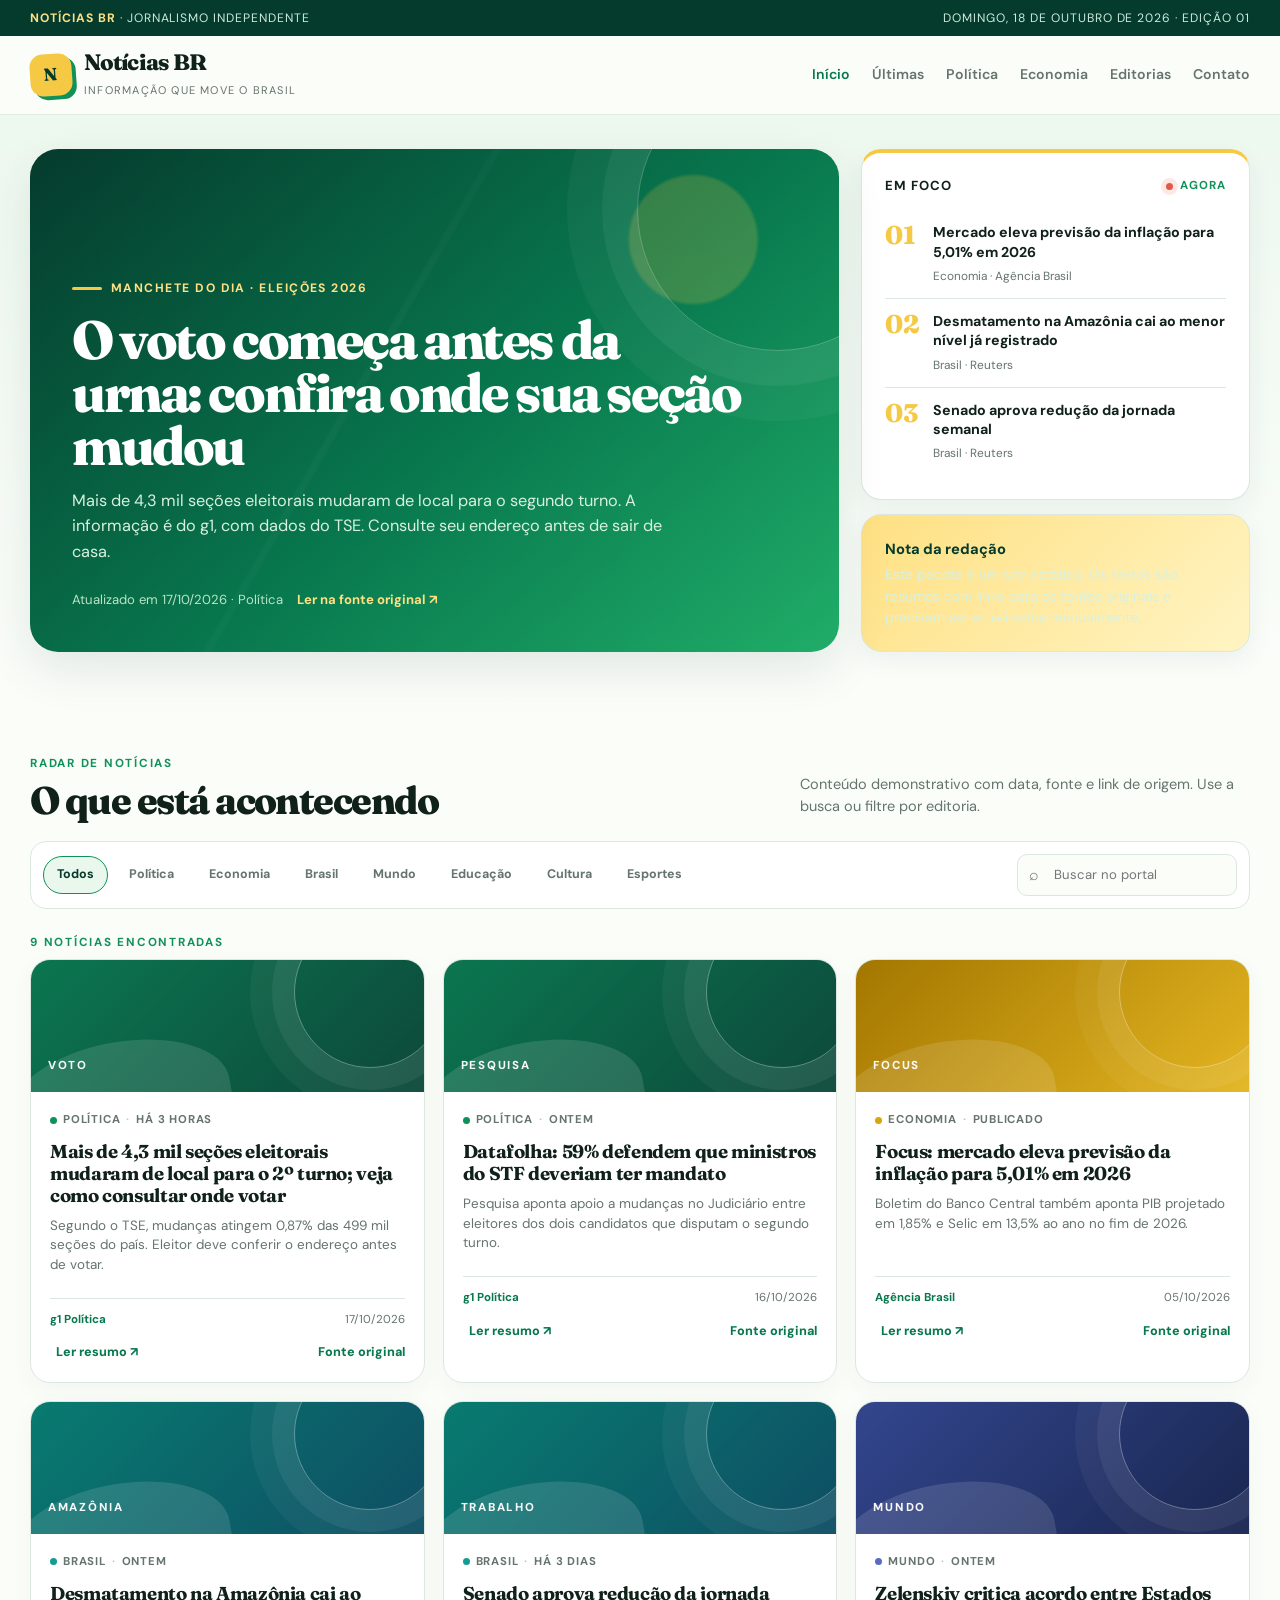
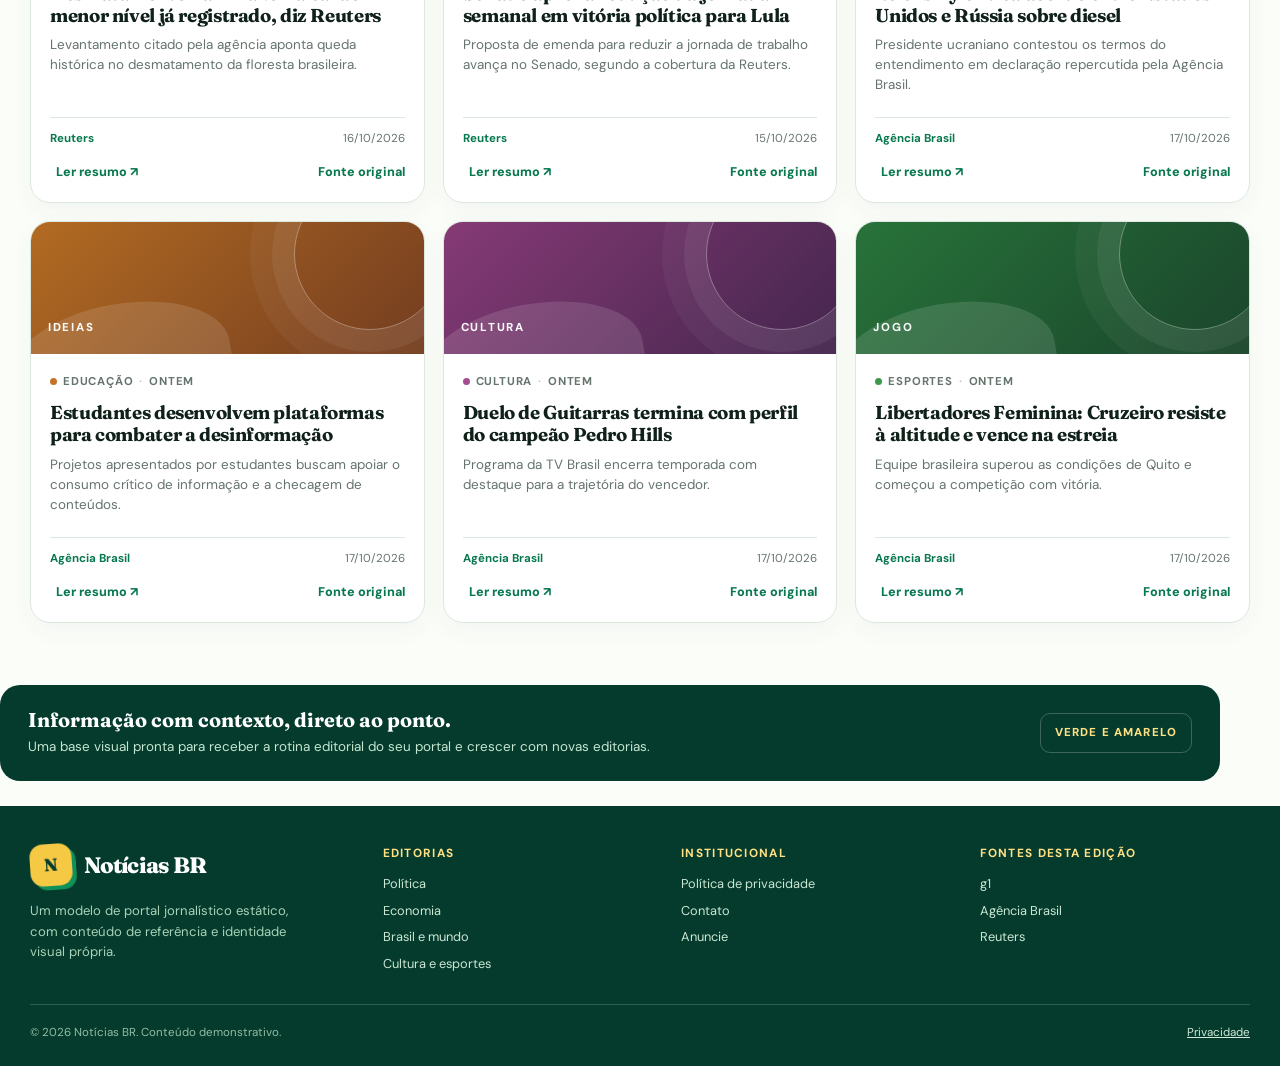
<file: index.html>
<!doctype html>
<html lang="pt-BR">
<head>
  <meta charset="utf-8">
  <meta name="viewport" content="width=device-width, initial-scale=1">
  <title>Notícias BR — informação que move o Brasil</title>
  <meta name="description" content="Portal de notícias em português com cobertura de política, economia, Brasil, mundo, cultura e esportes.">
  <meta name="keywords" content="notícias, Brasil, política, economia, jornalismo, notícias atuais">
  <meta name="theme-color" content="#053b2d">
  <meta property="og:type" content="website">
  <meta property="og:title" content="Notícias BR — informação que move o Brasil">
  <meta property="og:description" content="As principais notícias do Brasil e do mundo, com fontes e datas visíveis.">
  <meta property="og:site_name" content="Notícias BR">
  <link rel="stylesheet" href="css/styles.css">
</head>
<body>
  <a class="skip-link" href="#conteudo">Pular para o conteúdo</a>
  <div class="topline"><div class="container topline-inner"><span><strong>Notícias BR</strong> · jornalismo independente</span><span>Domingo, 18 de outubro de 2026 · edição 01</span></div></div>
  <header class="site-header">
    <div class="container header-main">
      <a class="brand" href="index.html" aria-label="Notícias BR — página inicial"><span class="brand-mark">N</span><span><span class="brand-name">Notícias BR</span><span class="brand-sub">informação que move o Brasil</span></span></a>
      <button class="menu-toggle" type="button" aria-label="Abrir menu" aria-expanded="false" aria-controls="main-nav">☰</button>
      <nav class="main-nav" id="main-nav" aria-label="Navegação principal">
        <a href="index.html" aria-current="page">Início</a><a href="#ultimas">Últimas</a><a href="politica.html">Política</a><a href="economia.html">Economia</a><a href="#editorias">Editorias</a><a href="contato.html">Contato</a>
      </nav>
    </div>
  </header>

  <main id="conteudo">
    <section class="hero" aria-labelledby="hero-title">
      <div class="container hero-grid">
        <div class="hero-lead">
          <div class="hero-content"><span class="kicker">Manchete do dia · Eleições 2026</span><h1>O voto começa antes da urna: confira onde sua seção mudou</h1><p>Mais de 4,3 mil seções eleitorais mudaram de local para o segundo turno. A informação é do g1, com dados do TSE. Consulte seu endereço antes de sair de casa.</p><div class="hero-meta"><span>Atualizado em 17/10/2026 · Política</span><a href="https://g1.globo.com/politica/eleicoes/2026/noticia/2026/10/17/mais-de-43-mil-secoes-eleitorais-mudaram-de-local-para-o-2o-turno-veja-como-consultar-onde-votar.ghtml" target="_blank" rel="noopener noreferrer">Ler na fonte original ↗</a></div></div>
        </div>
        <aside class="hero-side" aria-label="Em foco e nota editorial">
          <div class="side-panel ticker"><div class="panel-title"><strong>Em foco</strong><span class="live-dot">agora</span></div>
            <a class="focus-story" href="#ultimas"><span class="focus-number">01</span><span><strong>Mercado eleva previsão da inflação para 5,01% em 2026</strong><small>Economia · Agência Brasil</small></span></a>
            <a class="focus-story" href="#ultimas"><span class="focus-number">02</span><span><strong>Desmatamento na Amazônia cai ao menor nível já registrado</strong><small>Brasil · Reuters</small></span></a>
            <a class="focus-story" href="#ultimas"><span class="focus-number">03</span><span><strong>Senado aprova redução da jornada semanal</strong><small>Brasil · Reuters</small></span></a>
          </div>
          <div class="side-panel brief-box"><strong>Nota da redação</strong><p>Este pacote é um site estático. Os textos são resumos com links para as fontes originais e precisam ser atualizados manualmente.</p></div>
        </aside>
      </div>
    </section>

    <section class="section" id="ultimas" aria-labelledby="ultimas-title">
      <div class="container">
        <div class="section-heading"><div><span class="section-label">Radar de notícias</span><h2 id="ultimas-title">O que está acontecendo</h2></div><p>Conteúdo demonstrativo com data, fonte e link de origem. Use a busca ou filtre por editoria.</p></div>
        <div class="toolbar"><div class="filters" role="group" aria-label="Filtrar por editoria"><button class="filter-chip is-active" type="button" data-category="Todos">Todos</button><button class="filter-chip" type="button" data-category="Política">Política</button><button class="filter-chip" type="button" data-category="Economia">Economia</button><button class="filter-chip" type="button" data-category="Brasil">Brasil</button><button class="filter-chip" type="button" data-category="Mundo">Mundo</button><button class="filter-chip" type="button" data-category="Educação">Educação</button><button class="filter-chip" type="button" data-category="Cultura">Cultura</button><button class="filter-chip" type="button" data-category="Esportes">Esportes</button></div><label class="search-wrap"><span aria-hidden="true">⌕</span><input id="site-search" type="search" placeholder="Buscar no portal" aria-label="Buscar no portal"></label></div>
        <p id="results-count" class="section-label" aria-live="polite">9 notícias encontradas</p>
        <div id="news-grid" class="news-grid"></div>
        <div id="empty-state" class="empty-state" hidden>Nenhuma notícia encontrada. Tente outro termo ou escolha a editoria “Todos”.</div>
      </div>
    </section>

    <section class="container editorial-strip" id="editorias" aria-label="Sobre o portal"><div class="editorial-strip-inner"><div><h2>Informação com contexto, direto ao ponto.</h2><p>Uma base visual pronta para receber a rotina editorial do seu portal e crescer com novas editorias.</p></div><span class="editorial-tag">Verde e amarelo</span></div></section>
  </main>

  <footer class="site-footer"><div class="container footer-grid"><div class="footer-brand"><a class="brand" href="index.html"><span class="brand-mark">N</span><span class="brand-name">Notícias BR</span></a><p>Um modelo de portal jornalístico estático, com conteúdo de referência e identidade visual própria.</p></div><div><h3>Editorias</h3><div class="footer-links"><a href="politica.html">Política</a><a href="economia.html">Economia</a><a href="#ultimas">Brasil e mundo</a><a href="#ultimas">Cultura e esportes</a></div></div><div><h3>Institucional</h3><div class="footer-links"><a href="privacidade.html">Política de privacidade</a><a href="contato.html">Contato</a><a href="contato.html#anuncie">Anuncie</a></div></div><div><h3>Fontes desta edição</h3><div class="footer-links"><a href="https://g1.globo.com/" target="_blank" rel="noopener noreferrer">g1</a><a href="https://agenciabrasil.ebc.com.br/" target="_blank" rel="noopener noreferrer">Agência Brasil</a><a href="https://www.reuters.com/world/brazil/" target="_blank" rel="noopener noreferrer">Reuters</a></div></div></div><div class="container footer-bottom"><span>© <span data-current-year>2026</span> Notícias BR. Conteúdo demonstrativo.</span><a href="privacidade.html">Privacidade</a></div></footer>

  <dialog class="modal" id="article-modal" aria-labelledby="modal-title"><div class="modal-inner"><button class="modal-close" type="button" aria-label="Fechar" data-close-modal>×</button><div class="modal-thumb" data-modal-thumb></div><div class="section-label" data-modal-category></div><h2 id="modal-title" data-modal-title></h2><p data-modal-summary></p><div class="modal-source" data-modal-source></div><a class="modal-link" data-modal-link href="#" target="_blank" rel="noopener noreferrer">Abrir fonte original ↗</a></div></dialog>
  <script src="js/app.js"></script>
</body>
</html>
</file>
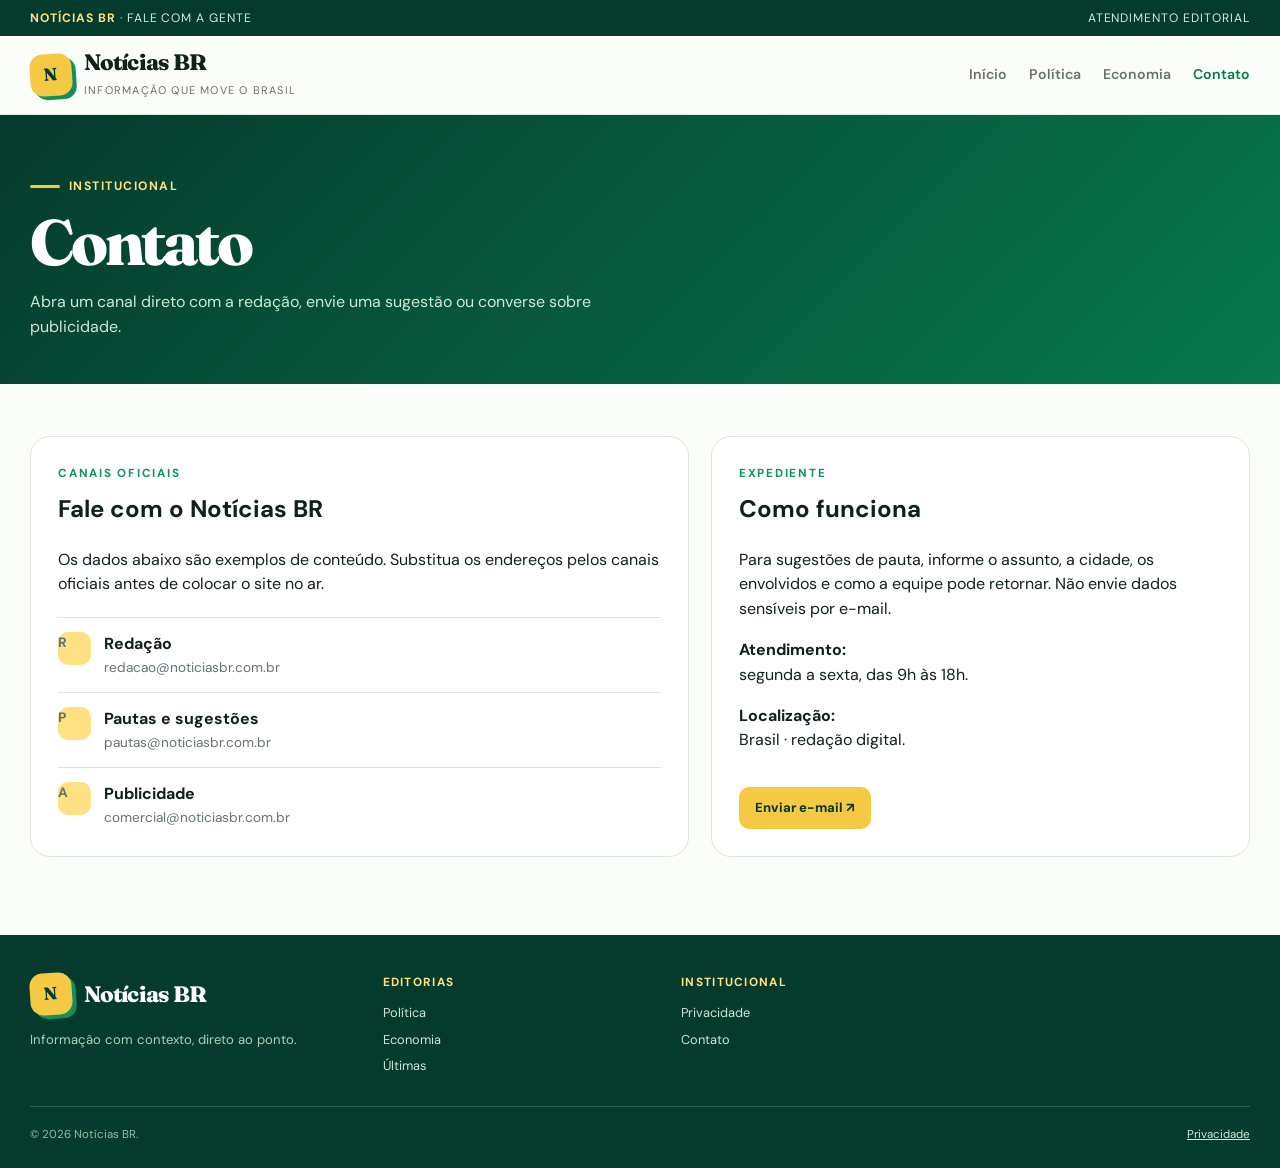
<file: contato.html>
<!doctype html>
<html lang="pt-BR"><head><meta charset="utf-8"><meta name="viewport" content="width=device-width, initial-scale=1"><title>Contato — Notícias BR</title><meta name="description" content="Entre em contato com a redação e a equipe comercial do Notícias BR."><meta name="keywords" content="contato, redação, publicidade, Notícias BR"><link rel="stylesheet" href="css/styles.css"></head><body><a class="skip-link" href="#conteudo">Pular para o conteúdo</a><div class="topline"><div class="container topline-inner"><span><strong>Notícias BR</strong> · fale com a gente</span><span>Atendimento editorial</span></div></div><header class="site-header"><div class="container header-main"><a class="brand" href="index.html"><span class="brand-mark">N</span><span><span class="brand-name">Notícias BR</span><span class="brand-sub">informação que move o Brasil</span></span></a><button class="menu-toggle" type="button" aria-label="Abrir menu" aria-expanded="false" aria-controls="main-nav">☰</button><nav class="main-nav" id="main-nav" aria-label="Navegação principal"><a href="index.html">Início</a><a href="politica.html">Política</a><a href="economia.html">Economia</a><a href="contato.html" aria-current="page">Contato</a></nav></div></header><main id="conteudo"><section class="page-hero"><div class="container"><span class="kicker">Institucional</span><h1>Contato</h1><p>Abra um canal direto com a redação, envie uma sugestão ou converse sobre publicidade.</p></div></section><section class="page-content"><div class="container contact-grid"><div class="contact-card"><span class="section-label">Canais oficiais</span><h2>Fale com o Notícias BR</h2><p>Os dados abaixo são exemplos de conteúdo. Substitua os endereços pelos canais oficiais antes de colocar o site no ar.</p><div class="contact-list"><div class="contact-item"><span class="contact-icon">R</span><div><strong>Redação</strong><span>redacao@noticiasbr.com.br</span></div></div><div class="contact-item"><span class="contact-icon">P</span><div><strong>Pautas e sugestões</strong><span>pautas@noticiasbr.com.br</span></div></div><div class="contact-item" id="anuncie"><span class="contact-icon">A</span><div><strong>Publicidade</strong><span>comercial@noticiasbr.com.br</span></div></div></div></div><div class="contact-card"><span class="section-label">Expediente</span><h2>Como funciona</h2><p>Para sugestões de pauta, informe o assunto, a cidade, os envolvidos e como a equipe pode retornar. Não envie dados sensíveis por e-mail.</p><p><strong>Atendimento:</strong><br>segunda a sexta, das 9h às 18h.</p><p><strong>Localização:</strong><br>Brasil · redação digital.</p><a class="modal-link" href="mailto:redacao@noticiasbr.com.br">Enviar e-mail ↗</a></div></div></section></main><footer class="site-footer"><div class="container footer-grid"><div class="footer-brand"><a class="brand" href="index.html"><span class="brand-mark">N</span><span class="brand-name">Notícias BR</span></a><p>Informação com contexto, direto ao ponto.</p></div><div><h3>Editorias</h3><div class="footer-links"><a href="politica.html">Política</a><a href="economia.html">Economia</a><a href="index.html#ultimas">Últimas</a></div></div><div><h3>Institucional</h3><div class="footer-links"><a href="privacidade.html">Privacidade</a><a href="contato.html">Contato</a></div></div></div><div class="container footer-bottom"><span>© 2026 Notícias BR.</span><a href="privacidade.html">Privacidade</a></div></footer><script src="js/app.js"></script></body></html>
</file>
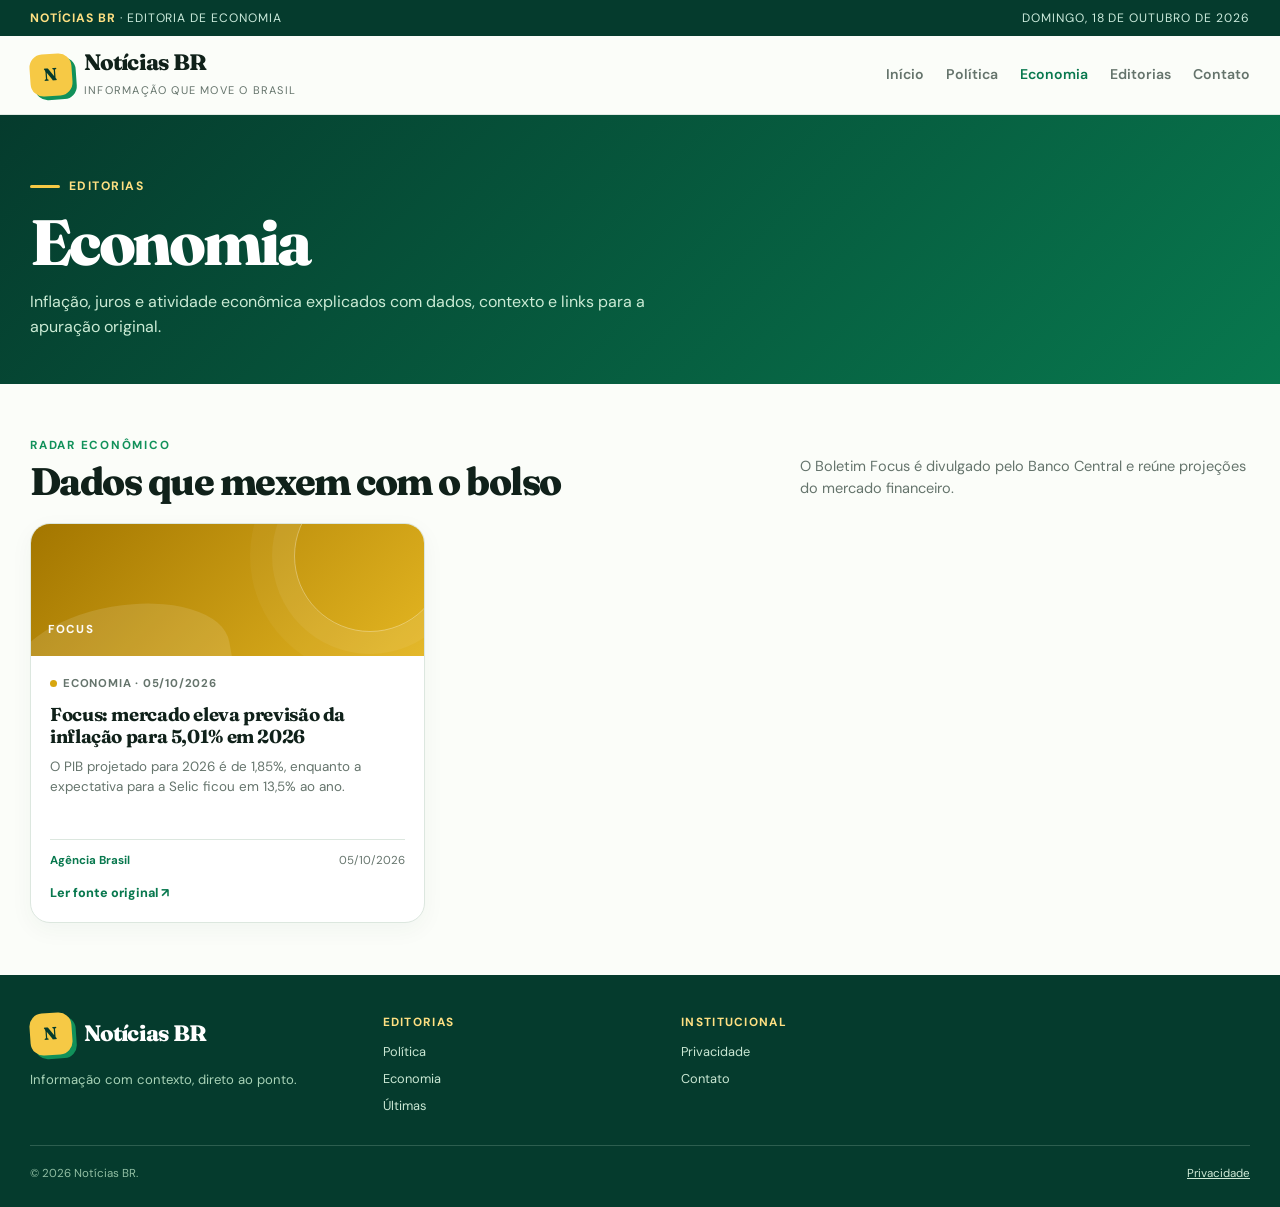
<file: economia.html>
<!doctype html>
<html lang="pt-BR"><head><meta charset="utf-8"><meta name="viewport" content="width=device-width, initial-scale=1"><title>Economia — Notícias BR</title><meta name="description" content="Inflação, juros, PIB e os principais assuntos da economia brasileira no Notícias BR."><meta name="keywords" content="economia, inflação, juros, PIB, Selic, Boletim Focus"><meta property="og:title" content="Economia — Notícias BR"><meta property="og:description" content="Economia brasileira em linguagem clara, com fontes indicadas."><link rel="stylesheet" href="css/styles.css"></head><body><a class="skip-link" href="#conteudo">Pular para o conteúdo</a><div class="topline"><div class="container topline-inner"><span><strong>Notícias BR</strong> · editoria de economia</span><span>Domingo, 18 de outubro de 2026</span></div></div><header class="site-header"><div class="container header-main"><a class="brand" href="index.html"><span class="brand-mark">N</span><span><span class="brand-name">Notícias BR</span><span class="brand-sub">informação que move o Brasil</span></span></a><button class="menu-toggle" type="button" aria-label="Abrir menu" aria-expanded="false" aria-controls="main-nav">☰</button><nav class="main-nav" id="main-nav" aria-label="Navegação principal"><a href="index.html">Início</a><a href="politica.html">Política</a><a href="economia.html" aria-current="page">Economia</a><a href="index.html#editorias">Editorias</a><a href="contato.html">Contato</a></nav></div></header><main id="conteudo"><section class="page-hero"><div class="container"><span class="kicker">Editorias</span><h1>Economia</h1><p>Inflação, juros e atividade econômica explicados com dados, contexto e links para a apuração original.</p></div></section><section class="section"><div class="container"><div class="section-heading"><div><span class="section-label">Radar econômico</span><h2>Dados que mexem com o bolso</h2></div><p>O Boletim Focus é divulgado pelo Banco Central e reúne projeções do mercado financeiro.</p></div><div class="news-grid"><article class="news-card"><div class="news-thumb tone-economia"><span>FOCUS</span></div><div class="news-card-body"><div class="eyebrow"><span class="category-dot dot-economia"></span>Economia · 05/10/2026</div><h3>Focus: mercado eleva previsão da inflação para 5,01% em 2026</h3><p>O PIB projetado para 2026 é de 1,85%, enquanto a expectativa para a Selic ficou em 13,5% ao ano.</p><div class="card-meta"><span>Agência Brasil</span><time>05/10/2026</time></div><div class="card-actions"><a class="source-link" href="https://agenciabrasil.ebc.com.br/economia/noticia/2026-10/focus-mercado-eleva-previsao-da-inflacao-para-501-em-2026" target="_blank" rel="noopener noreferrer">Ler fonte original ↗</a></div></div></article></div></div></section></main><footer class="site-footer"><div class="container footer-grid"><div class="footer-brand"><a class="brand" href="index.html"><span class="brand-mark">N</span><span class="brand-name">Notícias BR</span></a><p>Informação com contexto, direto ao ponto.</p></div><div><h3>Editorias</h3><div class="footer-links"><a href="politica.html">Política</a><a href="economia.html">Economia</a><a href="index.html#ultimas">Últimas</a></div></div><div><h3>Institucional</h3><div class="footer-links"><a href="privacidade.html">Privacidade</a><a href="contato.html">Contato</a></div></div></div><div class="container footer-bottom"><span>© 2026 Notícias BR.</span><a href="privacidade.html">Privacidade</a></div></footer><script src="js/app.js"></script></body></html>
</file>
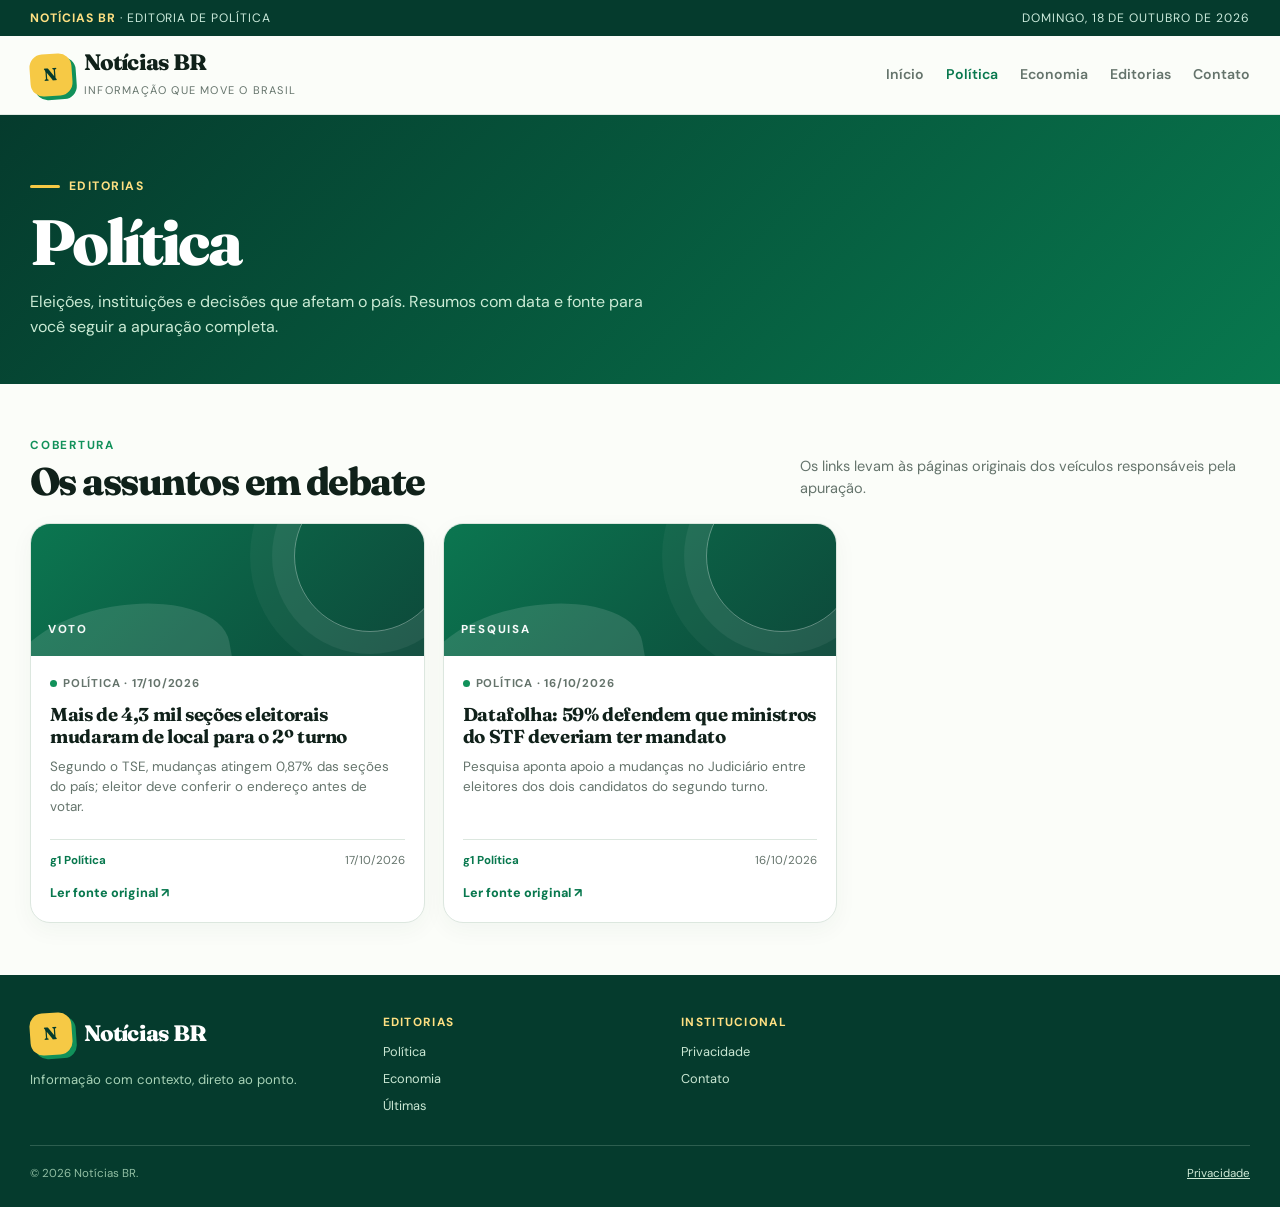
<file: politica.html>
<!doctype html>
<html lang="pt-BR"><head><meta charset="utf-8"><meta name="viewport" content="width=device-width, initial-scale=1"><title>Política — Notícias BR</title><meta name="description" content="Cobertura de política, eleições, governo e instituições no Notícias BR."><meta name="keywords" content="política, eleições, governo, Congresso, STF"><meta property="og:title" content="Política — Notícias BR"><meta property="og:description" content="Cobertura de política e eleições com fontes indicadas."><link rel="stylesheet" href="css/styles.css"></head><body><a class="skip-link" href="#conteudo">Pular para o conteúdo</a><div class="topline"><div class="container topline-inner"><span><strong>Notícias BR</strong> · editoria de política</span><span>Domingo, 18 de outubro de 2026</span></div></div><header class="site-header"><div class="container header-main"><a class="brand" href="index.html"><span class="brand-mark">N</span><span><span class="brand-name">Notícias BR</span><span class="brand-sub">informação que move o Brasil</span></span></a><button class="menu-toggle" type="button" aria-label="Abrir menu" aria-expanded="false" aria-controls="main-nav">☰</button><nav class="main-nav" id="main-nav" aria-label="Navegação principal"><a href="index.html">Início</a><a href="politica.html" aria-current="page">Política</a><a href="economia.html">Economia</a><a href="index.html#editorias">Editorias</a><a href="contato.html">Contato</a></nav></div></header><main id="conteudo"><section class="page-hero"><div class="container"><span class="kicker">Editorias</span><h1>Política</h1><p>Eleições, instituições e decisões que afetam o país. Resumos com data e fonte para você seguir a apuração completa.</p></div></section><section class="section"><div class="container"><div class="section-heading"><div><span class="section-label">Cobertura</span><h2>Os assuntos em debate</h2></div><p>Os links levam às páginas originais dos veículos responsáveis pela apuração.</p></div><div class="news-grid"><article class="news-card"><div class="news-thumb tone-politica"><span>VOTO</span></div><div class="news-card-body"><div class="eyebrow"><span class="category-dot"></span>Política · 17/10/2026</div><h3>Mais de 4,3 mil seções eleitorais mudaram de local para o 2º turno</h3><p>Segundo o TSE, mudanças atingem 0,87% das seções do país; eleitor deve conferir o endereço antes de votar.</p><div class="card-meta"><span>g1 Política</span><time>17/10/2026</time></div><div class="card-actions"><a class="source-link" href="https://g1.globo.com/politica/eleicoes/2026/noticia/2026/10/17/mais-de-43-mil-secoes-eleitorais-mudaram-de-local-para-o-2o-turno-veja-como-consultar-onde-votar.ghtml" target="_blank" rel="noopener noreferrer">Ler fonte original ↗</a></div></div></article><article class="news-card"><div class="news-thumb tone-politica"><span>PESQUISA</span></div><div class="news-card-body"><div class="eyebrow"><span class="category-dot"></span>Política · 16/10/2026</div><h3>Datafolha: 59% defendem que ministros do STF deveriam ter mandato</h3><p>Pesquisa aponta apoio a mudanças no Judiciário entre eleitores dos dois candidatos do segundo turno.</p><div class="card-meta"><span>g1 Política</span><time>16/10/2026</time></div><div class="card-actions"><a class="source-link" href="https://g1.globo.com/politica/eleicoes/2026/noticia/2026/10/16/datafolha-ministros-stf-mandato.ghtml" target="_blank" rel="noopener noreferrer">Ler fonte original ↗</a></div></div></article></div></div></section></main><footer class="site-footer"><div class="container footer-grid"><div class="footer-brand"><a class="brand" href="index.html"><span class="brand-mark">N</span><span class="brand-name">Notícias BR</span></a><p>Informação com contexto, direto ao ponto.</p></div><div><h3>Editorias</h3><div class="footer-links"><a href="politica.html">Política</a><a href="economia.html">Economia</a><a href="index.html#ultimas">Últimas</a></div></div><div><h3>Institucional</h3><div class="footer-links"><a href="privacidade.html">Privacidade</a><a href="contato.html">Contato</a></div></div></div><div class="container footer-bottom"><span>© 2026 Notícias BR.</span><a href="privacidade.html">Privacidade</a></div></footer><script src="js/app.js"></script></body></html>
</file>
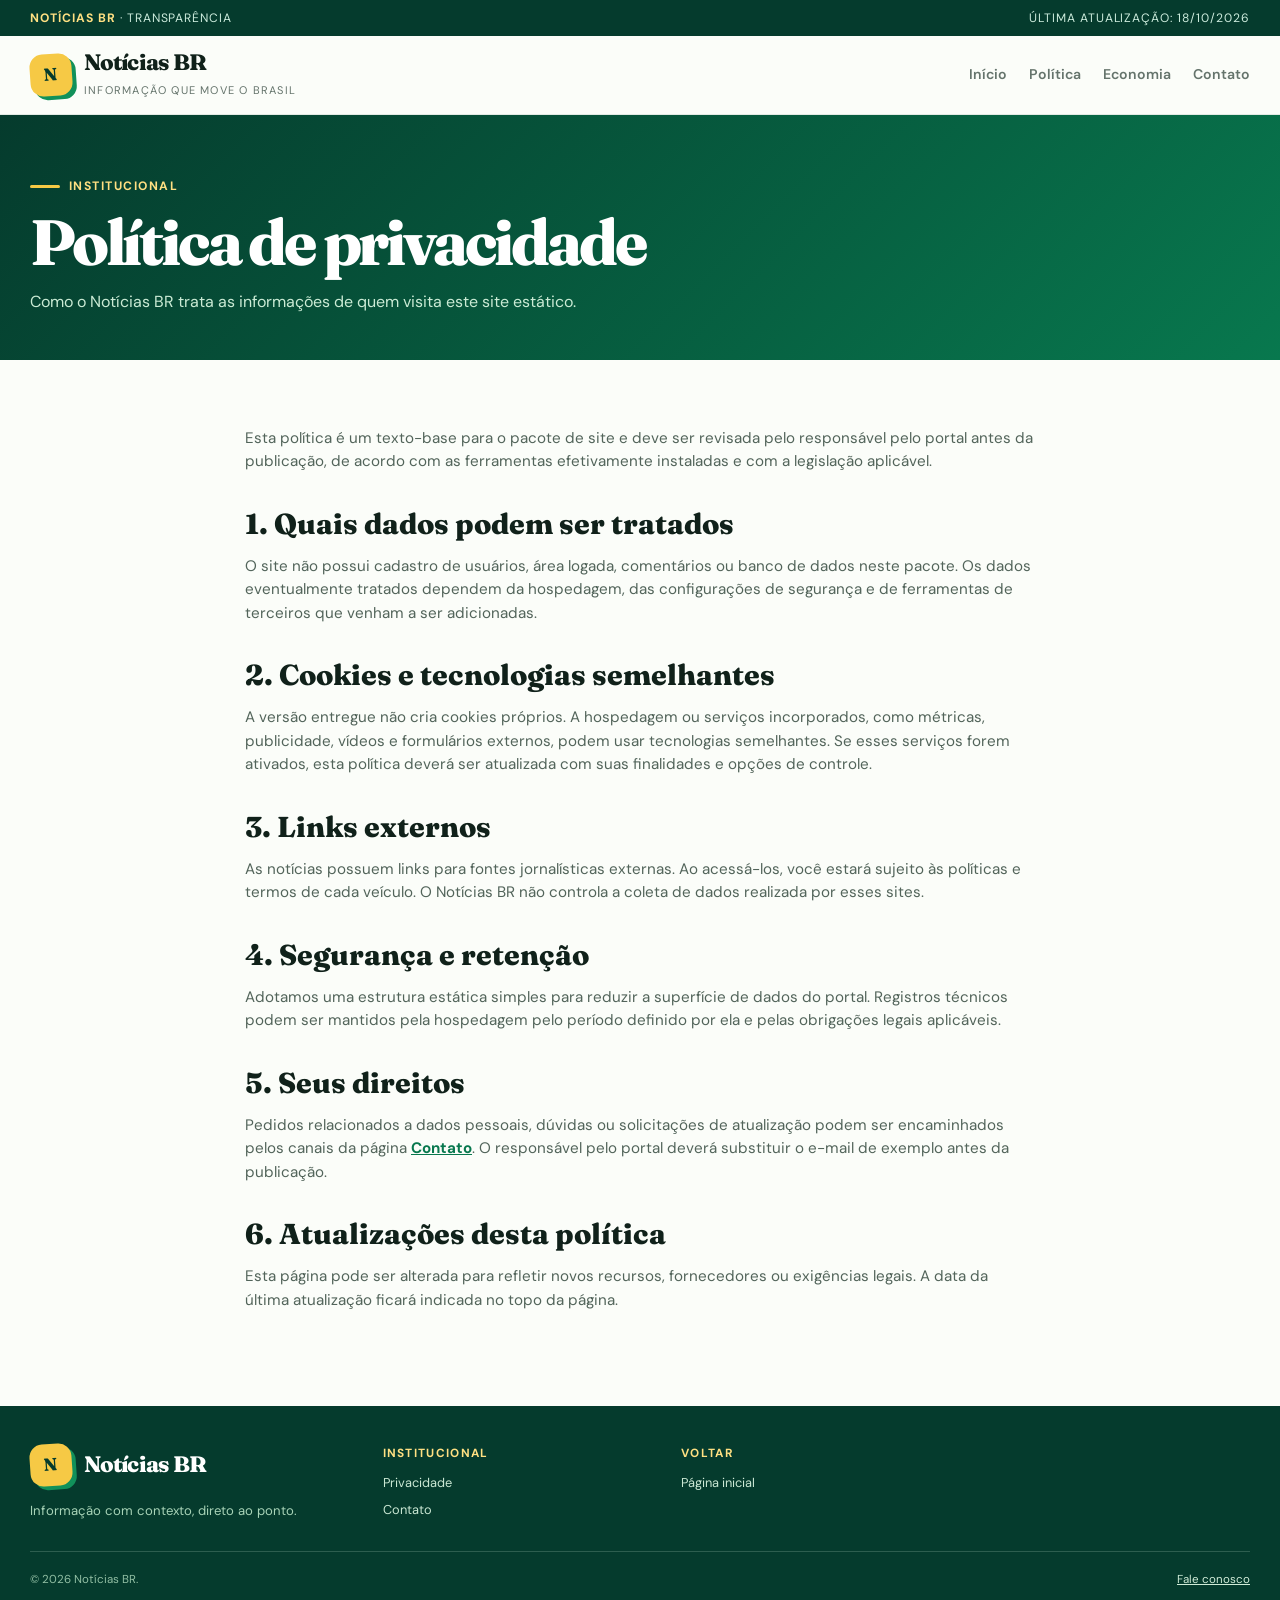
<file: privacidade.html>
<!doctype html>
<html lang="pt-BR"><head><meta charset="utf-8"><meta name="viewport" content="width=device-width, initial-scale=1"><title>Política de Privacidade — Notícias BR</title><meta name="description" content="Política de privacidade do portal Notícias BR."><meta name="keywords" content="política de privacidade, dados pessoais, Notícias BR"><link rel="stylesheet" href="css/styles.css"></head><body><a class="skip-link" href="#conteudo">Pular para o conteúdo</a><div class="topline"><div class="container topline-inner"><span><strong>Notícias BR</strong> · transparência</span><span>Última atualização: 18/10/2026</span></div></div><header class="site-header"><div class="container header-main"><a class="brand" href="index.html"><span class="brand-mark">N</span><span><span class="brand-name">Notícias BR</span><span class="brand-sub">informação que move o Brasil</span></span></a><button class="menu-toggle" type="button" aria-label="Abrir menu" aria-expanded="false" aria-controls="main-nav">☰</button><nav class="main-nav" id="main-nav" aria-label="Navegação principal"><a href="index.html">Início</a><a href="politica.html">Política</a><a href="economia.html">Economia</a><a href="contato.html">Contato</a></nav></div></header><main id="conteudo"><section class="page-hero"><div class="container"><span class="kicker">Institucional</span><h1>Política de privacidade</h1><p>Como o Notícias BR trata as informações de quem visita este site estático.</p></div></section><section class="page-content"><div class="container prose"><p>Esta política é um texto-base para o pacote de site e deve ser revisada pelo responsável pelo portal antes da publicação, de acordo com as ferramentas efetivamente instaladas e com a legislação aplicável.</p><h2>1. Quais dados podem ser tratados</h2><p>O site não possui cadastro de usuários, área logada, comentários ou banco de dados neste pacote. Os dados eventualmente tratados dependem da hospedagem, das configurações de segurança e de ferramentas de terceiros que venham a ser adicionadas.</p><h2>2. Cookies e tecnologias semelhantes</h2><p>A versão entregue não cria cookies próprios. A hospedagem ou serviços incorporados, como métricas, publicidade, vídeos e formulários externos, podem usar tecnologias semelhantes. Se esses serviços forem ativados, esta política deverá ser atualizada com suas finalidades e opções de controle.</p><h2>3. Links externos</h2><p>As notícias possuem links para fontes jornalísticas externas. Ao acessá-los, você estará sujeito às políticas e termos de cada veículo. O Notícias BR não controla a coleta de dados realizada por esses sites.</p><h2>4. Segurança e retenção</h2><p>Adotamos uma estrutura estática simples para reduzir a superfície de dados do portal. Registros técnicos podem ser mantidos pela hospedagem pelo período definido por ela e pelas obrigações legais aplicáveis.</p><h2>5. Seus direitos</h2><p>Pedidos relacionados a dados pessoais, dúvidas ou solicitações de atualização podem ser encaminhados pelos canais da página <a href="contato.html">Contato</a>. O responsável pelo portal deverá substituir o e-mail de exemplo antes da publicação.</p><h2>6. Atualizações desta política</h2><p>Esta página pode ser alterada para refletir novos recursos, fornecedores ou exigências legais. A data da última atualização ficará indicada no topo da página.</p></div></section></main><footer class="site-footer"><div class="container footer-grid"><div class="footer-brand"><a class="brand" href="index.html"><span class="brand-mark">N</span><span class="brand-name">Notícias BR</span></a><p>Informação com contexto, direto ao ponto.</p></div><div><h3>Institucional</h3><div class="footer-links"><a href="privacidade.html">Privacidade</a><a href="contato.html">Contato</a></div></div><div><h3>Voltar</h3><div class="footer-links"><a href="index.html">Página inicial</a></div></div></div><div class="container footer-bottom"><span>© 2026 Notícias BR.</span><a href="contato.html">Fale conosco</a></div></footer><script src="js/app.js"></script></body></html>
</file>
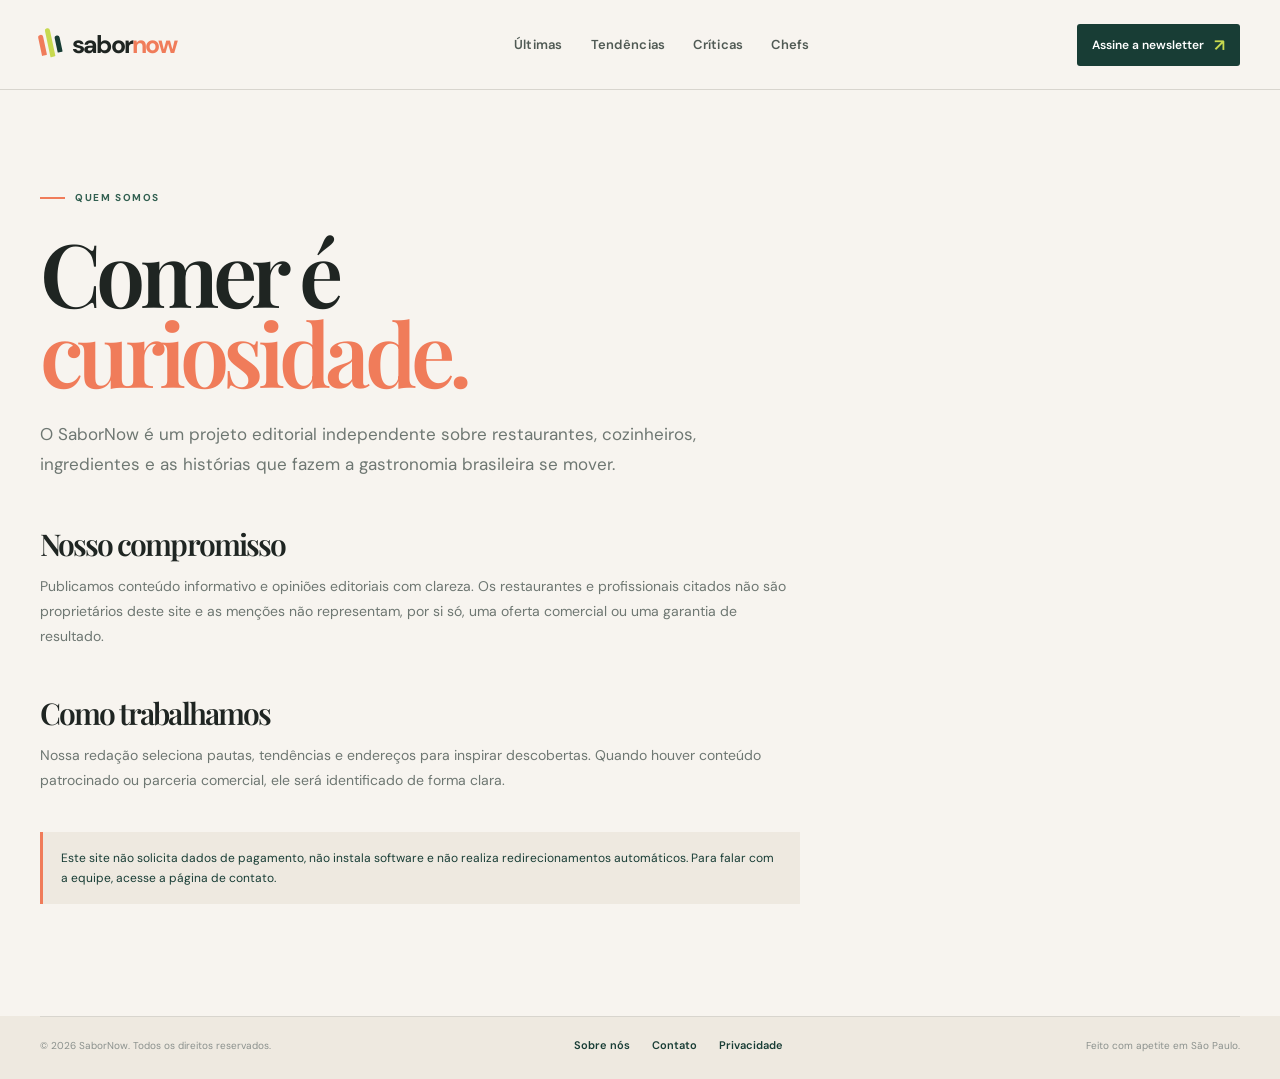
<file: sobre.html>
<!doctype html>
<html lang="pt-BR">
  <head>
    <meta charset="UTF-8" />
    <meta name="viewport" content="width=device-width, initial-scale=1.0" />
    <meta name="description" content="Conheça o SaborNow, um projeto editorial independente sobre gastronomia brasileira." />
    <title>Sobre nós — SaborNow</title>
    <link rel="preconnect" href="https://fonts.googleapis.com" />
    <link rel="preconnect" href="https://fonts.gstatic.com" crossorigin />
    <link href="https://fonts.googleapis.com/css2?family=DM+Sans:wght@400;500;600;700&family=Playfair+Display:wght@500;600;700&display=swap" rel="stylesheet" />
    <link rel="stylesheet" href="styles.css" />
  </head>
  <body>
    <header class="site-header"><div class="header-inner"><a class="brand" href="index.html" aria-label="SaborNow, início"><span class="brand-mark" aria-hidden="true"><i></i><i></i><i></i></span><span class="brand-name">sabor<span>now</span></span></a><nav class="main-nav" aria-label="Navegação principal"><a href="index.html#ultimas">Últimas</a><a href="index.html#tendencias">Tendências</a><a href="index.html#criticas">Críticas</a><a href="index.html#chefs">Chefs</a></nav><a class="header-cta" href="index.html#newsletter">Assine a newsletter <span>↗</span></a></div></header>
    <main class="simple-page page-shell"><p class="eyebrow"><span class="eyebrow-line"></span> Quem somos</p><h1>Comer é<br /><em>curiosidade.</em></h1><p class="lead">O SaborNow é um projeto editorial independente sobre restaurantes, cozinheiros, ingredientes e as histórias que fazem a gastronomia brasileira se mover.</p><div class="content-copy"><h2>Nosso compromisso</h2><p>Publicamos conteúdo informativo e opiniões editoriais com clareza. Os restaurantes e profissionais citados não são proprietários deste site e as menções não representam, por si só, uma oferta comercial ou uma garantia de resultado.</p><h2>Como trabalhamos</h2><p>Nossa redação seleciona pautas, tendências e endereços para inspirar descobertas. Quando houver conteúdo patrocinado ou parceria comercial, ele será identificado de forma clara.</p></div><p class="trust-note">Este site não solicita dados de pagamento, não instala software e não realiza redirecionamentos automáticos. Para falar com a equipe, acesse a página de contato.</p></main>
    <footer class="site-footer"><div class="footer-bottom page-shell"><span>© 2026 SaborNow. Todos os direitos reservados.</span><div><a href="sobre.html">Sobre nós</a><a href="contato.html">Contato</a><a href="privacidade.html">Privacidade</a></div><span>Feito com apetite em São Paulo.</span></div></footer>
  </body>
</html>
</file>
<file: css/styles.css>
@import url('https://fonts.googleapis.com/css2?family=DM+Sans:wght@400;500;600;700&family=Fraunces:opsz,wght@9..144,700;9..144,800&display=swap');

:root {
  --green-950: #053b2d;
  --green-900: #075e42;
  --green-800: #08784e;
  --green-700: #11915a;
  --green-500: #36c77b;
  --yellow-500: #f6c945;
  --yellow-300: #ffe082;
  --ink: #10211a;
  --muted: #65746c;
  --line: #dce7df;
  --paper: #fbfdf9;
  --surface: #ffffff;
  --shadow: 0 18px 48px rgba(5, 59, 45, 0.1);
  --radius: 20px;
  --max: 1220px;
}

* { box-sizing: border-box; }
html { scroll-behavior: smooth; }
body { margin: 0; color: var(--ink); background: var(--paper); font-family: 'DM Sans', system-ui, sans-serif; line-height: 1.55; }
body::selection { background: var(--yellow-300); color: var(--green-950); }
a { color: inherit; }
button, input { font: inherit; }
button { cursor: pointer; }
.container { width: min(var(--max), calc(100% - 48px)); margin: 0 auto; }
.skip-link { position: fixed; left: 14px; top: -100px; z-index: 50; padding: 12px 18px; border-radius: 9px; color: white; background: var(--green-950); }
.skip-link:focus { top: 14px; }

.topline { color: #ccebdc; background: var(--green-950); font-size: 0.76rem; letter-spacing: 0.08em; text-transform: uppercase; }
.topline-inner { display: flex; min-height: 36px; align-items: center; justify-content: space-between; gap: 20px; }
.topline strong { color: var(--yellow-300); font-weight: 700; }

.site-header { position: sticky; top: 0; z-index: 20; border-bottom: 1px solid rgba(220,231,223,.8); background: rgba(251,253,249,.94); backdrop-filter: blur(14px); }
.header-main { display: flex; align-items: center; justify-content: space-between; min-height: 78px; gap: 32px; }
.brand { display: inline-flex; gap: 12px; align-items: center; text-decoration: none; }
.brand-mark { display: grid; width: 42px; height: 42px; place-items: center; border-radius: 13px; color: var(--green-950); background: var(--yellow-500); font: 800 1.1rem/1 'Fraunces', serif; box-shadow: 4px 4px 0 var(--green-700); transform: rotate(-4deg); }
.brand-name { font: 800 1.4rem/1 'Fraunces', serif; letter-spacing: -.04em; }
.brand-sub { display: block; margin-top: 4px; color: var(--muted); font-size: .69rem; letter-spacing: .11em; text-transform: uppercase; }
.main-nav { display: flex; align-items: center; gap: 22px; }
.main-nav a { color: var(--muted); font-size: .88rem; font-weight: 600; text-decoration: none; }
.main-nav a:hover, .main-nav a[aria-current='page'] { color: var(--green-800); }
.menu-toggle { display: none; border: 0; color: var(--green-950); background: transparent; font-size: 1.5rem; }

.hero { padding: 34px 0 50px; background: linear-gradient(180deg, #edf8ef 0%, var(--paper) 100%); }
.hero-grid { display: grid; grid-template-columns: 1.35fr .65fr; gap: 22px; align-items: stretch; }
.hero-lead { position: relative; display: flex; min-height: 410px; flex-direction: column; justify-content: flex-end; overflow: hidden; padding: 42px; border-radius: 28px; color: white; background: linear-gradient(140deg, var(--green-950), var(--green-800) 55%, #20ad68); box-shadow: var(--shadow); }
.hero-lead::before { position: absolute; inset: 0; content: ''; opacity: .2; background: radial-gradient(circle at 82% 18%, var(--yellow-500) 0 8%, transparent 8.5%), linear-gradient(120deg, transparent 42%, rgba(255,255,255,.13) 42.2% 42.8%, transparent 43%); }
.hero-lead::after { position: absolute; right: -80px; top: -80px; width: 280px; height: 280px; content: ''; border: 1px solid rgba(255,255,255,.25); border-radius: 50%; box-shadow: 0 0 0 35px rgba(255,255,255,.05), 0 0 0 70px rgba(255,255,255,.035); }
.hero-content { position: relative; z-index: 1; max-width: 720px; }
.kicker { display: inline-flex; align-items: center; gap: 9px; margin-bottom: 16px; color: var(--yellow-300); font-size: .76rem; font-weight: 700; letter-spacing: .12em; text-transform: uppercase; }
.kicker::before { width: 30px; height: 3px; content: ''; border-radius: 99px; background: var(--yellow-500); }
.hero h1 { max-width: 680px; margin: 0 0 16px; font: 800 clamp(2.1rem, 4.2vw, 4.25rem)/.98 'Fraunces', serif; letter-spacing: -.045em; }
.hero p { max-width: 590px; margin: 0 0 26px; color: #d8f1df; font-size: 1.02rem; }
.hero-meta { display: flex; flex-wrap: wrap; align-items: center; gap: 14px; color: #b7e5c8; font-size: .82rem; }
.hero-meta a { color: var(--yellow-300); font-weight: 700; text-decoration: none; }
.hero-side { display: flex; flex-direction: column; gap: 14px; }
.side-panel { padding: 23px; border: 1px solid var(--line); border-radius: var(--radius); background: var(--surface); box-shadow: 0 8px 26px rgba(5,59,45,.06); }
.side-panel.ticker { flex: 1; border-top: 4px solid var(--yellow-500); }
.panel-title { display: flex; align-items: center; justify-content: space-between; gap: 8px; margin: 0 0 14px; font-size: .82rem; letter-spacing: .08em; text-transform: uppercase; }
.live-dot { display: inline-flex; align-items: center; gap: 7px; color: var(--green-700); font-size: .72rem; font-weight: 700; }
.live-dot::before { width: 7px; height: 7px; content: ''; border-radius: 50%; background: #e25945; box-shadow: 0 0 0 5px #fde8e5; }
.focus-story { display: grid; grid-template-columns: 36px 1fr; gap: 12px; padding: 13px 0; border-top: 1px solid var(--line); text-decoration: none; }
.focus-story:first-of-type { border-top: 0; }
.focus-number { color: var(--yellow-500); font: 800 1.6rem/1 'Fraunces', serif; }
.focus-story strong { display: block; font-size: .89rem; line-height: 1.35; }
.focus-story small { display: block; margin-top: 5px; color: var(--muted); font-size: .74rem; }
.brief-box { color: var(--green-950); background: linear-gradient(135deg, var(--yellow-300), #fff4c3); }
.brief-box p { margin: 0; font-size: .86rem; }
.brief-box strong { display: block; margin-bottom: 4px; font-size: .92rem; }

.section { padding: 52px 0; }
.section-heading { display: flex; align-items: end; justify-content: space-between; gap: 18px; margin-bottom: 22px; }
.section-heading h2 { margin: 0; font: 800 clamp(1.8rem, 3vw, 2.6rem)/1 'Fraunces', serif; letter-spacing: -.04em; }
.section-heading p { max-width: 450px; margin: 0; color: var(--muted); font-size: .91rem; }
.section-label { display: block; margin-bottom: 8px; color: var(--green-700); font-size: .73rem; font-weight: 700; letter-spacing: .15em; text-transform: uppercase; }

.toolbar { display: flex; align-items: center; justify-content: space-between; gap: 14px; margin-bottom: 24px; padding: 12px; border: 1px solid var(--line); border-radius: 16px; background: var(--surface); }
.filters { display: flex; flex-wrap: wrap; gap: 7px; }
.filter-chip { padding: 8px 13px; border: 1px solid transparent; border-radius: 999px; color: var(--muted); background: transparent; font-size: .78rem; font-weight: 700; }
.filter-chip:hover, .filter-chip.is-active { border-color: var(--green-700); color: var(--green-950); background: #e9f7ed; }
.search-wrap { position: relative; min-width: 220px; }
.search-wrap span { position: absolute; left: 12px; top: 50%; color: var(--muted); font-size: 1rem; transform: translateY(-50%); }
.search-wrap input { width: 100%; padding: 10px 13px 10px 36px; border: 1px solid var(--line); border-radius: 10px; color: var(--ink); background: var(--paper); outline: 0; font-size: .82rem; }
.search-wrap input:focus { border-color: var(--green-700); box-shadow: 0 0 0 3px rgba(17,145,90,.14); }

.news-grid { display: grid; grid-template-columns: repeat(3, 1fr); gap: 18px; }
.news-card { overflow: hidden; border: 1px solid var(--line); border-radius: var(--radius); background: var(--surface); box-shadow: 0 7px 23px rgba(5,59,45,.045); transition: transform .2s ease, box-shadow .2s ease; }
.news-card:hover { transform: translateY(-4px); box-shadow: 0 18px 35px rgba(5,59,45,.1); }
.news-thumb { position: relative; display: flex; min-height: 132px; align-items: end; overflow: hidden; padding: 17px; color: rgba(255,255,255,.96); }
.news-thumb::before { position: absolute; right: -22px; top: -44px; width: 150px; height: 150px; content: ''; border: 1px solid rgba(255,255,255,.35); border-radius: 50%; box-shadow: 0 0 0 22px rgba(255,255,255,.06), 0 0 0 44px rgba(255,255,255,.04); }
.news-thumb::after { position: absolute; left: -20px; bottom: -60px; width: 220px; height: 110px; content: ''; border-radius: 50% 50% 0 0; background: rgba(255,255,255,.12); transform: rotate(-10deg); }
.news-thumb span { position: relative; z-index: 1; font-size: .72rem; font-weight: 800; letter-spacing: .15em; }
.tone-politica { background: linear-gradient(135deg, #0b7650, #0d493a); }
.tone-economia { background: linear-gradient(135deg, #a37600, #e3b521); }
.tone-brasil { background: linear-gradient(135deg, #087b70, #0e4e64); }
.tone-mundo { background: linear-gradient(135deg, #33468e, #192650); }
.tone-educacao { background: linear-gradient(135deg, #b26b22, #743d20); }
.tone-cultura { background: linear-gradient(135deg, #863a76, #44264d); }
.tone-esportes { background: linear-gradient(135deg, #28733a, #1a452b); }
.news-card-body { padding: 19px; }
.eyebrow { display: flex; align-items: center; gap: 6px; color: var(--muted); font-size: .71rem; font-weight: 700; letter-spacing: .07em; text-transform: uppercase; }
.category-dot { width: 7px; height: 7px; border-radius: 50%; background: var(--green-700); }
.dot-economia { background: #d7a60e; }.dot-brasil { background: #159c91; }.dot-mundo { background: #586cc4; }.dot-educacao { background: #c37428; }.dot-cultura { background: #a44e91; }.dot-esportes { background: #3d994c; }
.separator { color: #bdc9c0; }
.news-card h3 { margin: 12px 0 9px; font: 700 1.17rem/1.17 'Fraunces', serif; letter-spacing: -.02em; }
.news-card p { min-height: 67px; margin: 0; color: var(--muted); font-size: .84rem; line-height: 1.48; }
.card-meta { display: flex; justify-content: space-between; gap: 10px; margin-top: 15px; padding-top: 12px; border-top: 1px solid var(--line); color: var(--muted); font-size: .72rem; }
.card-meta span { color: var(--green-800); font-weight: 700; }.card-actions { display: flex; align-items: center; justify-content: space-between; gap: 12px; margin-top: 13px; }
.text-button, .source-link { border: 0; color: var(--green-800); background: transparent; font-size: .79rem; font-weight: 800; text-decoration: none; }
.text-button:hover, .source-link:hover { color: var(--green-950); text-decoration: underline; }
.empty-state { padding: 46px 20px; border: 1px dashed var(--line); border-radius: var(--radius); color: var(--muted); text-align: center; }

.editorial-strip { margin: 10px 0 25px; padding: 24px 28px; border-radius: var(--radius); color: white; background: var(--green-950); }
.editorial-strip-inner { display: flex; align-items: center; justify-content: space-between; gap: 22px; }
.editorial-strip h2 { margin: 0 0 6px; font: 700 1.25rem/1.1 'Fraunces', serif; }.editorial-strip p { margin: 0; color: #c5e7d2; font-size: .84rem; }
.editorial-tag { flex: 0 0 auto; padding: 10px 14px; border: 1px solid rgba(255,255,255,.22); border-radius: 10px; color: var(--yellow-300); font-size: .72rem; font-weight: 800; letter-spacing: .1em; text-transform: uppercase; }

.page-hero { padding: 56px 0 45px; background: linear-gradient(135deg, var(--green-950), var(--green-800)); color: white; }
.page-hero h1 { max-width: 720px; margin: 0; font: 800 clamp(2.4rem, 5vw, 4.4rem)/.95 'Fraunces', serif; letter-spacing: -.05em; }.page-hero p { max-width: 640px; margin: 17px 0 0; color: #cbebd5; }
.page-content { padding: 52px 0 78px; }.prose { max-width: 790px; }.prose h2 { margin: 34px 0 10px; font: 800 1.8rem/1.1 'Fraunces', serif; }.prose h3 { margin: 24px 0 7px; font-size: 1rem; }.prose p, .prose li { color: #52645a; font-size: .95rem; }.prose a { color: var(--green-800); font-weight: 700; }.prose ul { padding-left: 22px; }
.contact-grid { display: grid; grid-template-columns: 1.1fr .9fr; gap: 22px; }.contact-card { padding: 27px; border: 1px solid var(--line); border-radius: var(--radius); background: var(--surface); }.contact-card h2 { margin-top: 0; }.contact-list { display: grid; gap: 14px; margin-top: 20px; }.contact-item { display: flex; gap: 13px; align-items: flex-start; padding-top: 14px; border-top: 1px solid var(--line); }.contact-icon { display: grid; width: 33px; height: 33px; flex: 0 0 33px; place-items: center; border-radius: 10px; color: var(--green-950); background: var(--yellow-300); font-weight: 800; }.contact-item strong { display: block; }.contact-item span { display: block; color: var(--muted); font-size: .85rem; }

.site-footer { padding: 38px 0 24px; color: #cbe8d4; background: var(--green-950); }.footer-grid { display: grid; grid-template-columns: 1.2fr 1fr 1fr 1fr; gap: 28px; padding-bottom: 30px; }.footer-brand .brand-name { color: white; }.footer-brand p { max-width: 280px; margin: 15px 0 0; color: #a8d3b7; font-size: .82rem; }.site-footer h3 { margin: 0 0 11px; color: var(--yellow-300); font-size: .74rem; letter-spacing: .11em; text-transform: uppercase; }.footer-links { display: grid; gap: 7px; }.footer-links a { color: #cbe8d4; font-size: .8rem; text-decoration: none; }.footer-links a:hover { color: white; text-decoration: underline; }.footer-bottom { display: flex; align-items: center; justify-content: space-between; gap: 14px; padding-top: 19px; border-top: 1px solid rgba(203,232,212,.2); color: #91bea3; font-size: .72rem; }.footer-bottom a { color: #d0ebd7; }

.modal { width: min(680px, calc(100% - 32px)); padding: 0; border: 0; border-radius: 22px; background: var(--paper); box-shadow: 0 30px 80px rgba(5,59,45,.3); }.modal::backdrop { background: rgba(5, 29, 22, .7); backdrop-filter: blur(4px); }.modal-inner { position: relative; padding: 25px; }.modal-close { position: absolute; right: 16px; top: 13px; width: 34px; height: 34px; border: 0; border-radius: 50%; color: var(--green-950); background: rgba(255,255,255,.72); font-size: 1.3rem; }.modal-thumb { margin: -25px -25px 22px; }.thumb-compact { min-height: 175px; }.modal h2 { margin: 10px 0; font: 800 2rem/1.05 'Fraunces', serif; letter-spacing: -.04em; }.modal p { color: var(--muted); }.modal-source { color: var(--green-800); font-size: .82rem; font-weight: 700; }.modal-link { display: inline-flex; margin-top: 18px; padding: 11px 16px; border-radius: 10px; color: var(--green-950); background: var(--yellow-500); font-size: .82rem; font-weight: 800; text-decoration: none; }
.reveal { animation: rise .45s both; }.news-card:nth-child(2) { animation-delay: .04s; }.news-card:nth-child(3) { animation-delay: .08s; }.news-card:nth-child(4) { animation-delay: .12s; }.news-card:nth-child(5) { animation-delay: .16s; }.news-card:nth-child(6) { animation-delay: .2s; }
@keyframes rise { from { opacity: 0; transform: translateY(8px); } to { opacity: 1; transform: translateY(0); } }

@media (max-width: 1000px) { .hero-grid { grid-template-columns: 1fr; }.hero-side { display: grid; grid-template-columns: 1fr 1fr; }.news-grid { grid-template-columns: repeat(2, 1fr); }.footer-grid { grid-template-columns: 1.2fr 1fr 1fr; } }
@media (max-width: 760px) { .container { width: min(var(--max), calc(100% - 28px)); }.topline-inner { min-height: 31px; font-size: .65rem; }.topline-inner span:last-child { display: none; }.header-main { min-height: 67px; }.menu-toggle { display: block; }.main-nav { position: absolute; left: 14px; right: 14px; top: calc(100% + 8px); display: none; flex-direction: column; align-items: stretch; gap: 0; padding: 8px; border: 1px solid var(--line); border-radius: 14px; background: var(--surface); box-shadow: var(--shadow); }.main-nav.is-open { display: flex; }.main-nav a { padding: 11px 13px; border-radius: 9px; }.main-nav a:hover { background: #eef7ef; }.hero { padding-top: 21px; }.hero-lead { min-height: 430px; padding: 27px; }.hero-side { display: flex; }.toolbar { align-items: stretch; flex-direction: column; }.search-wrap { min-width: 0; }.filters { flex-wrap: nowrap; overflow: auto; padding-bottom: 2px; }.filter-chip { flex: 0 0 auto; }.news-grid { grid-template-columns: 1fr; }.news-card p { min-height: auto; }.section-heading, .editorial-strip-inner { align-items: flex-start; flex-direction: column; }.footer-grid, .contact-grid { grid-template-columns: 1fr 1fr; }.footer-brand { grid-column: 1 / -1; }.footer-bottom { align-items: flex-start; flex-direction: column; } }
@media (max-width: 470px) { .brand-sub { display: none; }.brand-name { font-size: 1.24rem; }.hero h1 { font-size: 2.45rem; }.page-hero h1 { font-size: 2.85rem; }.footer-grid { grid-template-columns: 1fr; }.footer-brand { grid-column: auto; }.hero-meta { align-items: flex-start; flex-direction: column; gap: 6px; } }
</file>
<file: styles.css>
:root {
  --ink: #1f2522;
  --muted: #6e7772;
  --paper: #f7f4ef;
  --paper-deep: #eee9e0;
  --line: #d8d5ce;
  --green: #183d35;
  --green-soft: #315f50;
  --lime: #c7d94f;
  --coral: #f07c5a;
  --max: 1240px;
}

* { box-sizing: border-box; }
html { scroll-behavior: smooth; }
body { margin: 0; background: var(--paper); color: var(--ink); font-family: "DM Sans", Arial, sans-serif; font-size: 16px; line-height: 1.5; }
a { color: inherit; text-decoration: none; }
button, input { font: inherit; }
button { cursor: pointer; }
.page-shell { width: min(calc(100% - 80px), var(--max)); margin-inline: auto; }
.skip-link { background: var(--green); color: white; left: 16px; padding: 10px 14px; position: fixed; top: -100px; z-index: 20; }
.skip-link:focus { top: 16px; }
.sr-only { clip: rect(0, 0, 0, 0); clip-path: inset(50%); height: 1px; overflow: hidden; position: absolute; white-space: nowrap; width: 1px; }

.site-header { border-bottom: 1px solid var(--line); position: relative; z-index: 5; }
.header-inner { align-items: center; display: flex; height: 89px; justify-content: space-between; margin: auto; max-width: 1400px; padding: 0 40px; }
.brand { align-items: center; display: inline-flex; gap: 11px; }
.brand-mark { display: inline-flex; gap: 3px; transform: rotate(-12deg); }
.brand-mark i { background: var(--coral); border-radius: 4px 4px 1px 1px; display: block; height: 21px; width: 5px; }
.brand-mark i:nth-child(2) { background: var(--lime); height: 29px; margin-top: -5px; }
.brand-mark i:nth-child(3) { background: var(--green); height: 17px; margin-top: 4px; }
.brand-name { font-size: 25px; font-weight: 700; letter-spacing: -1.8px; line-height: 1; }
.brand-name span { color: var(--coral); }
.main-nav { display: flex; gap: 28px; margin-left: 70px; }
.main-nav a, .mobile-nav a { color: #505a54; font-size: 13px; font-weight: 600; letter-spacing: .02em; transition: color .2s ease; }
.main-nav a:hover, .mobile-nav a:hover { color: var(--coral); }
.header-actions { align-items: center; display: flex; gap: 21px; }
.search-button { background: transparent; border: 0; padding: 6px; }
.search-button svg { fill: none; height: 19px; stroke: var(--ink); stroke-width: 1.6; width: 19px; }
.header-cta { align-items: center; background: var(--green); border-radius: 3px; color: white; display: flex; font-size: 12px; font-weight: 600; gap: 10px; padding: 12px 15px; transition: background .2s ease, transform .2s ease; }
.header-cta:hover { background: var(--coral); transform: translateY(-2px); }
.header-cta span { color: var(--lime); font-size: 17px; line-height: 0; }
.menu-button, .mobile-nav { display: none; }

.hero-section { display: grid; gap: 80px; grid-template-columns: .77fr 1.23fr; padding-bottom: 88px; padding-top: 88px; }
.hero-copy { align-self: center; padding-left: clamp(0px, 4vw, 62px); }
.eyebrow { align-items: center; color: var(--green-soft); display: flex; font-size: 10px; font-weight: 700; gap: 10px; letter-spacing: .16em; margin: 0 0 27px; text-transform: uppercase; }
.eyebrow-line { background: var(--coral); display: inline-block; height: 2px; width: 25px; }
h1, h2, h3, p { margin-top: 0; }
h1, h2 { font-family: "Playfair Display", Georgia, serif; font-weight: 600; letter-spacing: -.065em; }
h1 { font-size: clamp(59px, 6.5vw, 91px); line-height: .91; margin-bottom: 31px; }
h1 em, h2 em { color: var(--coral); font-style: normal; }
.hero-description { color: var(--muted); font-size: 15px; line-height: 1.75; max-width: 295px; }
.text-link { align-items: center; border-bottom: 1px solid var(--coral); color: var(--green); display: inline-flex; font-size: 12px; font-weight: 700; gap: 13px; margin-top: 21px; padding-bottom: 6px; }
.text-link span { color: var(--coral); font-size: 18px; line-height: 11px; transition: transform .2s ease; }
.text-link:hover span, .card-link:hover span { transform: translate(3px, -3px); }
.hero-story { position: relative; }
.hero-image { background-position: center; background-size: cover; }
.image-sao-paulo { background-image: linear-gradient(90deg, rgba(20,48,40,.12), transparent), url("assets/image-1.jpg"); height: 452px; }
.story-meta { align-items: center; color: var(--muted); display: flex; font-size: 10px; gap: 14px; letter-spacing: .03em; margin-top: 16px; text-transform: uppercase; }
.tag { color: var(--coral); font-size: 10px; font-weight: 700; letter-spacing: .09em; text-transform: uppercase; }
.tag-light { color: var(--lime); }
.hero-story h2 { font-size: clamp(27px, 3vw, 43px); line-height: 1.06; margin: 12px 60px 8px 0; max-width: 650px; }
.story-deck { color: var(--muted); font-size: 13px; margin: 0; }
.story-arrow { align-items: center; background: var(--lime); border-radius: 50%; bottom: 2px; color: var(--green); display: flex; font-size: 25px; height: 54px; justify-content: center; position: absolute; right: 0; transition: transform .2s ease; width: 54px; }
.story-arrow:hover { transform: rotate(8deg) scale(1.05); }

.ticker { align-items: center; background: var(--green); color: #f9f7ef; display: flex; font-size: 11px; min-height: 45px; overflow: hidden; }
.ticker-label { align-items: center; background: var(--coral); display: flex; font-size: 10px; font-weight: 700; gap: 9px; height: 45px; letter-spacing: .13em; padding-left: max(40px, calc((100vw - var(--max)) / 2)); padding-right: 22px; text-transform: uppercase; white-space: nowrap; }
.live-dot { background: var(--lime); border-radius: 50%; height: 6px; width: 6px; }
.ticker-track { align-items: center; display: flex; gap: 21px; justify-content: space-around; min-width: 0; padding: 0 29px; white-space: nowrap; width: 100%; }
.ticker-track b { color: var(--lime); font-size: 15px; }
.ticker-next { background: transparent; border: 0; color: var(--lime); font-size: 22px; padding: 0 max(40px, calc((100vw - var(--max)) / 2)) 0 0; }

.latest-section { padding-bottom: 122px; padding-top: 119px; }
.section-heading { align-items: end; display: flex; justify-content: space-between; }
.section-heading h2, .trending-heading h2, .newsletter-copy h2 { font-size: clamp(45px, 5.2vw, 70px); line-height: .93; margin-bottom: 0; }
.section-intro { max-width: 250px; }
.section-intro p { color: var(--muted); font-size: 13px; line-height: 1.6; margin-bottom: 0; }
.section-intro .text-link { margin-top: 26px; }
.filter-row { border-bottom: 1px solid var(--line); display: flex; gap: 11px; margin-top: 66px; padding-bottom: 15px; }
.filter-chip { background: transparent; border: 1px solid transparent; border-radius: 50px; color: var(--muted); font-size: 11px; padding: 7px 14px; transition: all .2s ease; }
.filter-chip:hover, .filter-chip.is-active { border-color: var(--green); color: var(--green); }
.filter-chip.is-active { background: var(--green); color: white; }
.news-grid { display: grid; gap: 26px; grid-template-columns: 1.28fr 1fr 1fr; padding-top: 32px; }
.news-card { min-width: 0; }
.news-card:nth-child(4) { grid-column: 2 / span 1; }
.card-image { background-position: center; background-size: cover; height: 190px; position: relative; }
.news-card-featured { grid-row: span 2; }
.news-card-featured .card-image { height: 345px; }
.card-number { background: var(--lime); color: var(--green); font-family: "Playfair Display", Georgia, serif; font-size: 17px; left: 0; padding: 12px 14px 11px; position: absolute; top: 0; }
.image-fermento { background-image: url("assets/image-2.jpg"); }
.image-balcao { background-image: url("assets/image-3.jpg"); }
.image-chef { background-image: url("assets/image-4.jpg"); }
.image-vinho { background-image: url("assets/image-5.jpg"); }
.card-content { padding-top: 13px; }
.card-content .story-meta { margin-top: 0; }
.card-content h3 { font-family: "Playfair Display", Georgia, serif; font-size: 22px; letter-spacing: -.035em; line-height: 1.1; margin: 10px 0 7px; }
.news-card-featured h3 { font-size: 31px; max-width: 470px; }
.card-content p { color: var(--muted); font-size: 12px; line-height: 1.55; margin-bottom: 7px; }
.card-link { align-items: center; color: var(--green); display: inline-flex; font-size: 11px; font-weight: 700; gap: 9px; }
.card-link span { color: var(--coral); font-size: 17px; transition: transform .2s ease; }

.trending-section { background: var(--green); color: #f9f7ef; }
.trending-inner { display: grid; gap: 100px; grid-template-columns: .8fr 1.2fr; padding-bottom: 100px; padding-top: 108px; }
.eyebrow-dark { color: #b7c9bf; }
.trending-heading h2 { color: #f9f7ef; }
.trending-heading > p:not(.eyebrow) { color: #b6c4bd; font-size: 13px; line-height: 1.65; margin: 28px 0 0; max-width: 280px; }
.text-link-dark { color: var(--lime); margin-top: 26px; }
.restaurant-list { border-top: 1px solid rgba(255,255,255,.25); }
.restaurant-item { align-items: center; border-bottom: 1px solid rgba(255,255,255,.25); display: flex; gap: 17px; min-height: 115px; position: relative; }
.restaurant-thumb { background-position: center; background-size: cover; height: 72px; position: relative; width: 102px; }
.restaurant-thumb span { background: var(--coral); color: #fff; font-family: "Playfair Display", Georgia, serif; font-size: 16px; left: 0; padding: 5px 8px; position: absolute; top: 0; }
.image-pao { background-image: url("assets/image-6.jpg"); }
.image-caju { background-image: url("assets/image-7.jpg"); }
.image-onda { background-image: url("assets/image-8.jpg"); }
.image-terra { background-image: url("assets/image-9.jpg"); }
.restaurant-info { align-items: center; display: flex; flex: 1; justify-content: space-between; }
.restaurant-info h3 { font-family: "Playfair Display", Georgia, serif; font-size: 22px; font-weight: 500; letter-spacing: -.03em; margin: 0; }
.restaurant-info p { color: #aebcb4; font-size: 11px; margin: 2px 0 0; }
.restaurant-type { border: 1px solid rgba(255,255,255,.25); border-radius: 50px; color: #d2ddd6; font-size: 10px; padding: 5px 10px; }
.restaurant-arrow { color: var(--lime); font-size: 24px; margin-left: 13px; transition: transform .2s ease; }
.restaurant-item:hover .restaurant-arrow { transform: translate(4px, -4px); }

.newsletter-section { align-items: center; display: grid; gap: 100px; grid-template-columns: 1fr 1fr; min-height: 480px; padding-bottom: 94px; padding-top: 94px; }
.newsletter-art { align-items: center; background: var(--coral); display: flex; height: 340px; justify-content: center; overflow: hidden; position: relative; }
.art-ring { border: 1px solid rgba(255,255,255,.5); border-radius: 50%; position: absolute; }
.ring-one { height: 270px; width: 270px; }
.ring-two { height: 390px; width: 390px; }
.art-leaf { background: var(--lime); border-radius: 100% 0 100% 0; height: 60px; position: absolute; transform: rotate(26deg); width: 20px; }
.leaf-one { right: 17%; top: 18%; }
.leaf-two { bottom: 15%; left: 18%; transform: rotate(198deg) scale(.7); }
.art-word { color: white; font-family: "Playfair Display", Georgia, serif; font-size: 45px; font-weight: 500; letter-spacing: -.07em; line-height: .72; position: relative; text-align: center; transform: rotate(-7deg); }
.art-word em { color: var(--lime); font-style: normal; }
.newsletter-copy { padding-right: 6vw; }
.newsletter-copy h2 { margin-bottom: 27px; }
.newsletter-copy > p:not(.eyebrow):not(.form-note) { color: var(--muted); font-size: 14px; line-height: 1.7; max-width: 400px; }
.newsletter-form { border-bottom: 1px solid var(--ink); display: flex; gap: 12px; margin-top: 33px; max-width: 430px; padding-bottom: 8px; }
.newsletter-form input { background: transparent; border: 0; color: var(--ink); flex: 1; font-size: 13px; min-width: 0; outline: 0; }
.newsletter-form input::placeholder { color: #9ba19c; }
.newsletter-form button { background: transparent; border: 0; color: var(--green); font-size: 12px; font-weight: 700; white-space: nowrap; }
.newsletter-form button span { color: var(--coral); font-size: 18px; margin-left: 7px; }
.form-note { color: #9ba19c; font-size: 10px; margin: 10px 0 0; }

.site-footer { background: var(--paper-deep); }
.footer-top { align-items: start; display: grid; grid-template-columns: 1.2fr 1fr 1fr; padding-bottom: 68px; padding-top: 66px; }
.brand-footer { align-self: start; }
.footer-top > p { color: var(--muted); font-size: 12px; line-height: 1.7; margin: 0; }
.footer-social { display: flex; flex-direction: column; gap: 9px; }
.footer-social a, .footer-bottom a { color: var(--green); font-size: 11px; font-weight: 600; }
.footer-bottom { align-items: center; border-top: 1px solid var(--line); color: #8b918d; display: flex; font-size: 10px; justify-content: space-between; padding-bottom: 25px; padding-top: 20px; }
.footer-bottom div { display: flex; gap: 22px; }

@media (max-width: 900px) {
  .header-inner { padding: 0 24px; }
  .main-nav { gap: 15px; margin-left: 20px; }
  .main-nav a { font-size: 11px; }
  .header-cta { font-size: 10px; padding: 10px 11px; }
  .page-shell { width: min(calc(100% - 48px), var(--max)); }
  .hero-section { gap: 40px; grid-template-columns: .8fr 1.2fr; padding-bottom: 68px; padding-top: 68px; }
  .hero-copy { padding-left: 0; }
  .hero-image { height: 380px; }
  .ticker-label { padding-left: 24px; }
  .ticker-next { padding-right: 24px; }
  .trending-inner { gap: 45px; }
  .newsletter-section { gap: 45px; }
}

@media (max-width: 680px) {
  .page-shell { width: calc(100% - 40px); }
  .header-inner { height: 73px; padding: 0 20px; }
  .main-nav, .header-cta { display: none; }
  .header-actions { gap: 10px; }
  .menu-button { background: transparent; border: 0; display: flex; flex-direction: column; gap: 5px; padding: 8px 0 8px 8px; }
  .menu-button span { background: var(--green); display: block; height: 1.5px; width: 21px; }
  .mobile-nav { background: var(--green); display: flex; flex-wrap: wrap; gap: 0; max-height: 0; overflow: hidden; padding: 0 20px; transition: max-height .3s ease, padding .3s ease; }
  .mobile-nav.is-open { max-height: 170px; padding-bottom: 19px; padding-top: 9px; }
  .mobile-nav a { color: #fff; padding: 9px 14px 9px 0; }
  .hero-section { display: block; padding-bottom: 57px; padding-top: 54px; }
  .hero-copy { margin-bottom: 50px; }
  .hero-description { max-width: 330px; }
  .hero-image { height: 300px; }
  .hero-story h2 { font-size: 31px; margin-right: 50px; }
  .story-arrow { bottom: -2px; height: 46px; width: 46px; }
  .ticker-label { padding-left: 20px; padding-right: 15px; }
  .ticker-track { justify-content: start; overflow: hidden; padding-left: 20px; }
  .ticker-track span:not(:first-child), .ticker-track b { display: none; }
  .ticker-next { padding-right: 20px; }
  .latest-section { padding-bottom: 75px; padding-top: 75px; }
  .section-heading { align-items: start; display: block; }
  .section-intro { margin-top: 27px; max-width: 340px; }
  .filter-row { gap: 3px; margin-top: 43px; overflow: auto; padding-bottom: 12px; white-space: nowrap; }
  .filter-chip { padding: 7px 11px; }
  .news-grid { display: block; padding-top: 26px; }
  .news-card { margin-bottom: 48px; }
  .news-card-featured .card-image, .card-image { height: 260px; }
  .news-card-featured h3 { font-size: 28px; }
  .trending-inner { display: block; padding-bottom: 75px; padding-top: 75px; }
  .restaurant-list { margin-top: 55px; }
  .restaurant-item { gap: 12px; min-height: 95px; }
  .restaurant-thumb { height: 62px; width: 82px; }
  .restaurant-info h3 { font-size: 19px; }
  .restaurant-type { display: none; }
  .newsletter-section { display: block; padding-bottom: 75px; padding-top: 75px; }
  .newsletter-art { height: 260px; margin-bottom: 55px; }
  .newsletter-copy { padding: 0; }
  .footer-top { display: block; padding-bottom: 45px; padding-top: 50px; }
  .footer-top > p { margin: 28px 0; }
  .footer-social { gap: 10px; }
  .footer-bottom { align-items: start; display: block; line-height: 1.7; padding-bottom: 23px; }
  .footer-bottom div { margin: 13px 0; }
}


/* Páginas institucionais */
.simple-page { min-height: 62vh; padding-bottom: 100px; padding-top: 100px; }
.simple-page h1 { font-size: clamp(48px, 7vw, 88px); margin-bottom: 28px; }
.simple-page .lead { color: var(--muted); font-size: 17px; line-height: 1.75; max-width: 690px; }
.simple-page .content-copy { color: var(--muted); font-size: 14px; line-height: 1.8; max-width: 760px; }
.simple-page .content-copy h2 { color: var(--ink); font-size: 30px; line-height: 1.1; margin: 48px 0 13px; }
.simple-page .content-copy a { color: var(--green-soft); text-decoration: underline; text-decoration-color: var(--coral); text-underline-offset: 3px; }
.trust-note { background: var(--paper-deep); border-left: 3px solid var(--coral); color: var(--green); font-size: 12px; line-height: 1.7; margin-top: 38px; max-width: 760px; padding: 16px 18px; }
.footer-social span { color: var(--green); font-size: 11px; font-weight: 600; }
@media (max-width: 680px) { .simple-page { padding-bottom: 70px; padding-top: 65px; } .simple-page h1 { font-size: 52px; } }
</file>
